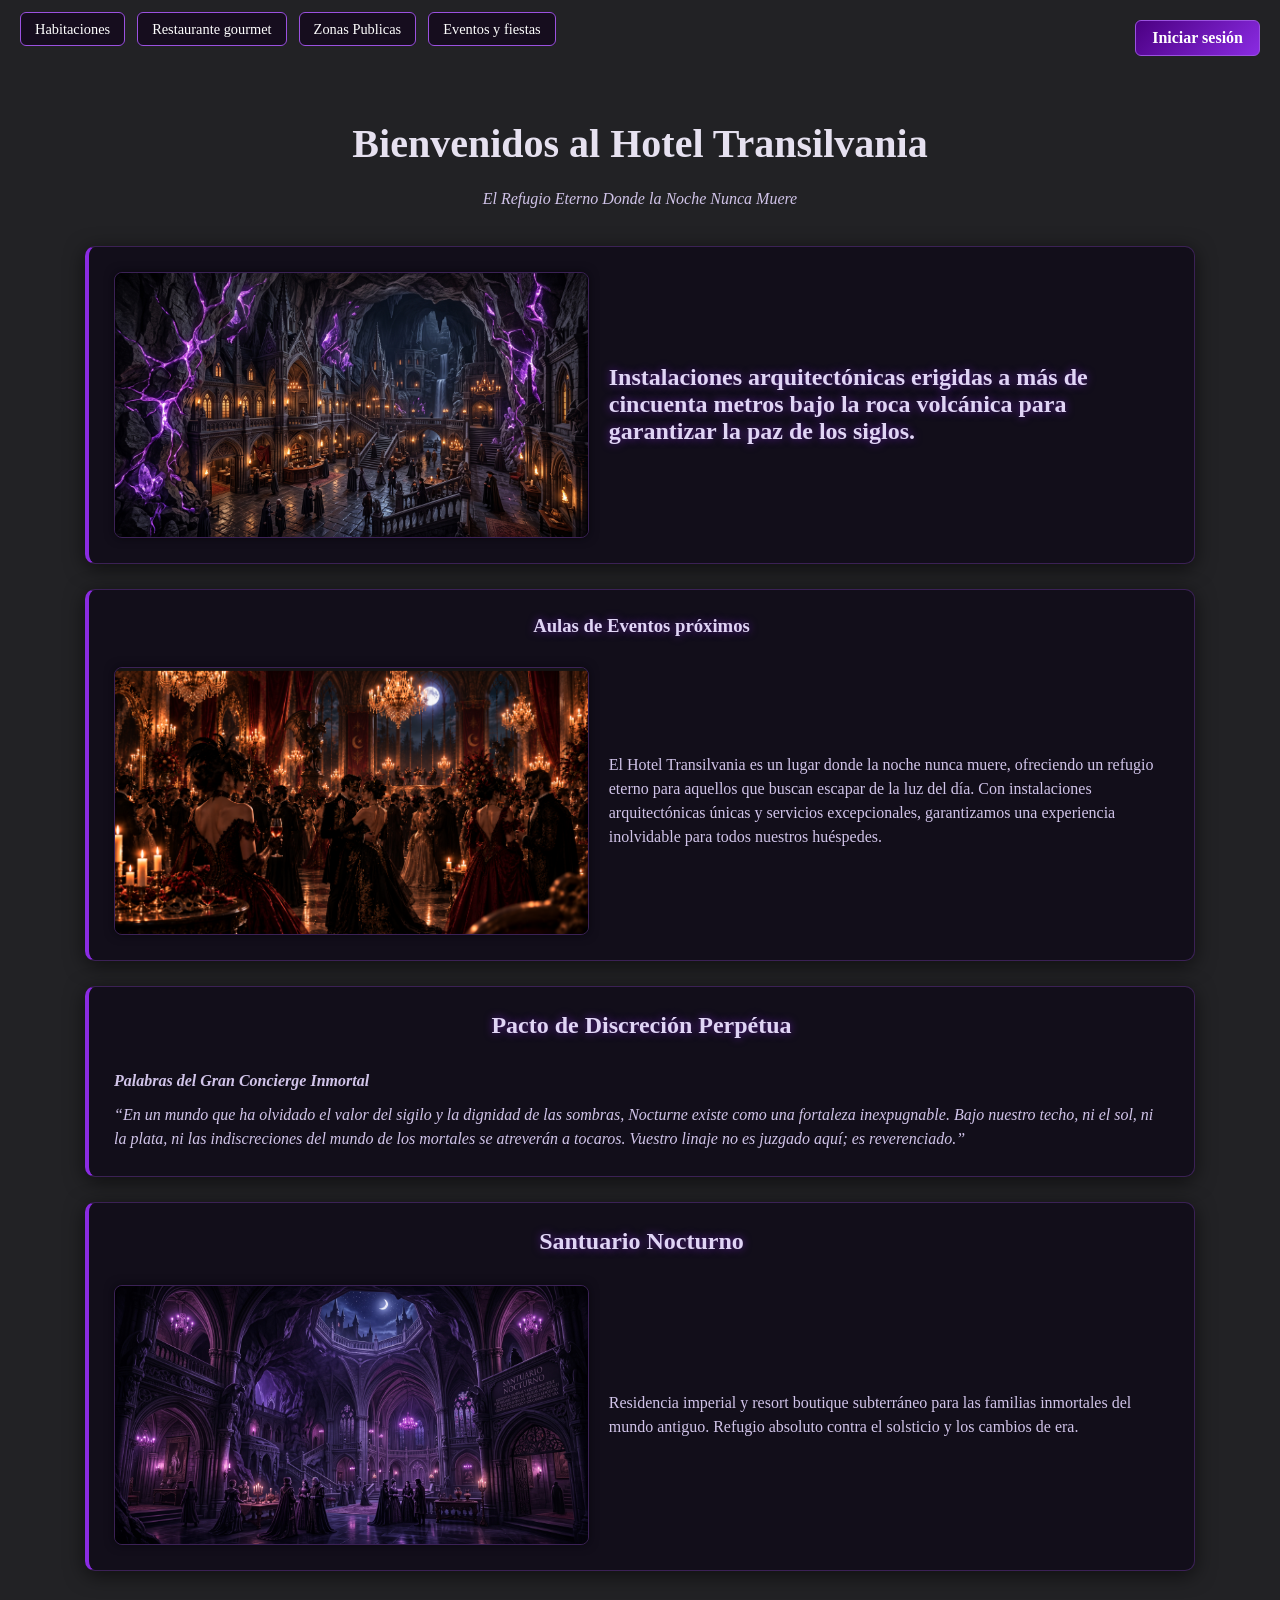
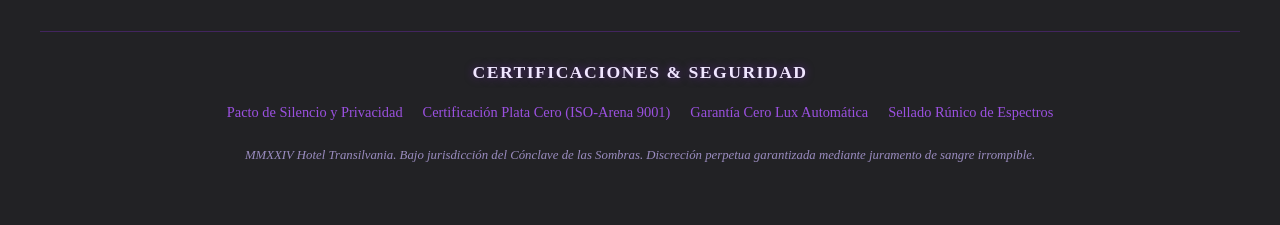
<file: index.html>
<!DOCTYPE html>
<html lang="es">
<head>
    <meta charset="UTF-8">
    <meta name="viewport" content="width=device-width, initial-scale=1.0">
    <title>Hotel Transilvania</title>
    
    <link rel="stylesheet" href="./css/style.css"> 
</head>
<body>

    <!-- Cabecera estática con navegación superior -->
    <header>
        <a href="/paginas/Autenticacion/LoginAccesoAlSantuario.html" class="btn-login">Iniciar sesión</a>
        <nav>
            <ul>
                <li><a href="/paginas/Categorias Residenciales/Habitaciones.html">Habitaciones</a></li>
                <li><a href="/paginas/Categorias Residenciales/Restaurante.html">Restaurante gourmet</a></li>
                <li><a href="/paginas/Categorias Residenciales/ZonaPublica.html">Zonas Publicas</a></li>
                <li><a href="/paginas/Categorias Residenciales/EventosInternos.html">Eventos y fiestas</a></li>
            </ul>
        </nav>
    </header>

    <!-- Contenedor central  -->
    <main>
        <h1 class="tituloUno">Bienvenidos al Hotel Transilvania</h1>
        <p class="subtitulo">El Refugio Eterno Donde la Noche Nunca Muere</p>
        
        <section class="tarjeta-instalaciones">
            <div class="contenido-instalaciones">
                <img src="/Imagenes/instalaciones.jpg" alt="Instalaciones subterráneas Hotel Transilvania">
                <h2>Instalaciones arquitectónicas erigidas a más de cincuenta metros bajo la roca volcánica para garantizar la paz de los siglos.</h2>
            </div>
        </section>

        <section class="tarjeta-evento">
            <h3>Aulas de Eventos próximos</h3>
            <div class="contenido-evento">
                <img src="/Imagenes/evento_principal.png" alt="Imagen del Hotel Transilvania">
                <p>El Hotel Transilvania es un lugar donde la noche nunca muere, ofreciendo un refugio eterno para aquellos que buscan escapar de la luz del día. Con instalaciones arquitectónicas únicas y servicios excepcionales, garantizamos una experiencia inolvidable para todos nuestros huéspedes.</p>
            </div>
        </section>

        <section class="tarjeta-pacto">
            <h2>Pacto de Discreción Perpétua</h2>
            <p><strong>Palabras del Gran Concierge Inmortal</strong></p>
            <p>“En un mundo que ha olvidado el valor del sigilo y la dignidad de las sombras, Nocturne existe como una fortaleza inexpugnable. Bajo nuestro techo, ni el sol, ni la plata, ni las indiscreciones del mundo de los mortales se atreverán a tocaros. Vuestro linaje no es juzgado aquí; es reverenciado.”</p>
        </section>

        <section class="santuario-nocturno">            
            <h2>Santuario Nocturno</h2>
            <div class="contenido-santuario">
                <img src="/Imagenes/santuario.jpg" alt="Imagen del Santuario Nocturno">
                <p>Residencia imperial y resort boutique subterráneo para las familias inmortales del mundo antiguo. Refugio absoluto contra el solsticio y los cambios de era.</p>
            </div> 
        </section>
        
    </main>
    
    <!-- Pie de página -->
    <footer>
        <article>
            <h3>CERTIFICACIONES & SEGURIDAD</h3>
            <ul>
                <li><a href="/paginas/Credenciales Seguridad/PactoSilencioPrivacidad.html">Pacto de Silencio y Privacidad</a></li>
                <li><a href="/paginas/Credenciales Seguridad/CertificadoPlataCero.html">Certificación Plata Cero (ISO-Arena 9001)</a></li>
                <li><a href="/paginas/Credenciales Seguridad/GarantiaCeroLuxAutomatica.html">Garantía Cero Lux Automática</a></li>
                <li><a href="/paginas/Credenciales Seguridad/SelladoRunicoEspectros.html">Sellado Rúnico de Espectros</a></li>
            </ul>
        </article>

        <p>MMXXIV Hotel Transilvania. Bajo jurisdicción del Cónclave de las Sombras. Discreción perpetua garantizada mediante juramento de sangre irrompible.</p>
    </footer>

</body>
</html>
</file>
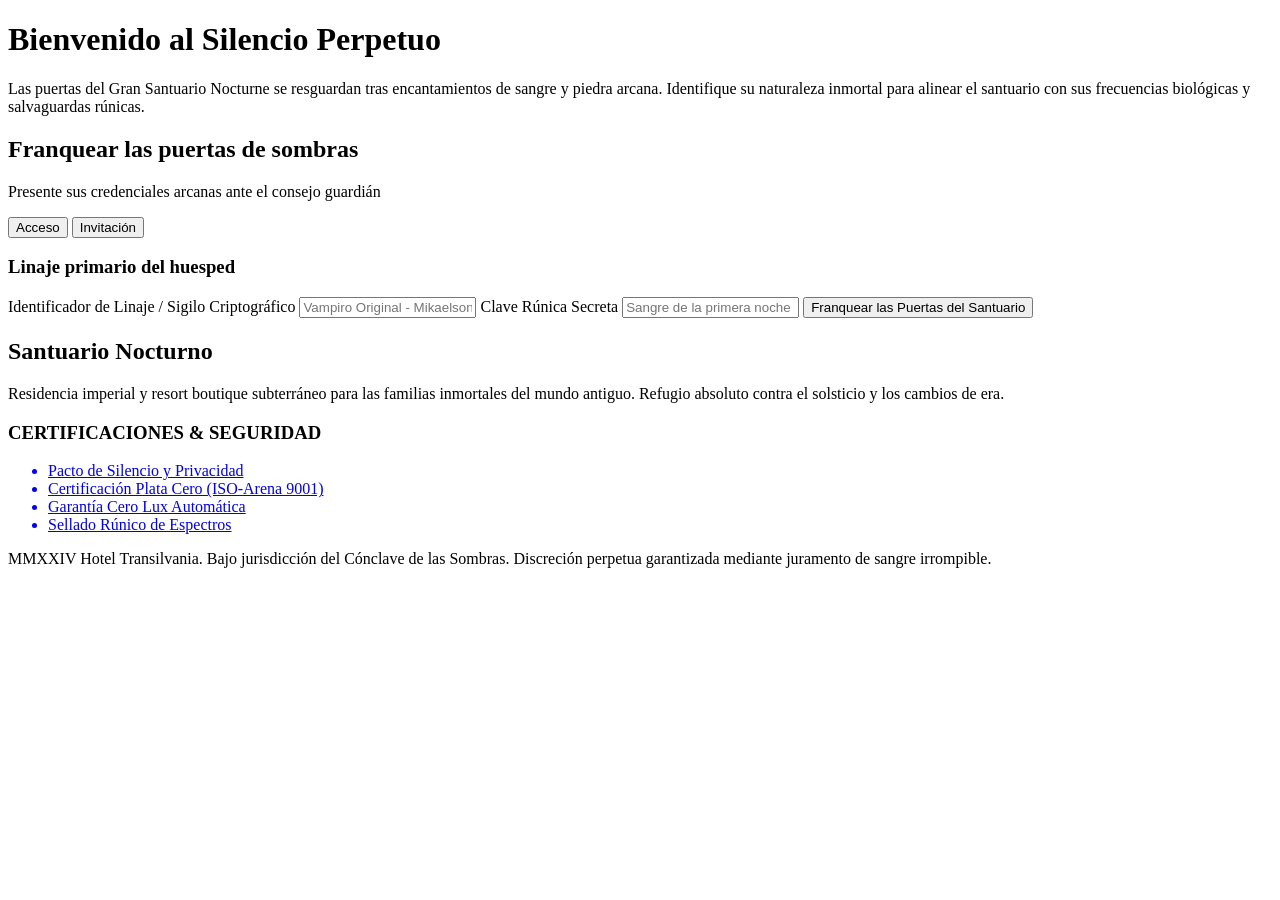
<file: paginas/Autenticacion/Login.html>
<!DOCTYPE html>
<html lang="es">
<head>
    <meta charset="UTF-8">
    <meta name="viewport" content="width=device-width, initial-scale=1.0">
    <title>Login</title>
</head>
<body>
    <h1>Bienvenido al Silencio Perpetuo</h1>

    <p>Las puertas del Gran Santuario Nocturne se resguardan tras encantamientos de sangre y piedra arcana. 
        Identifique su naturaleza inmortal para alinear el santuario con sus frecuencias biológicas y salvaguardas rúnicas.</p>

    <aside>

        <!-- Titulo de presentacion -->
        
        <h2>Franquear las puertas de sombras</h2>
        <p>Presente sus credenciales arcanas ante el consejo guardián</p>

        <!-- Botones de acceso -->

        <button type="button">Acceso</button>
        <button type="button">Invitación</button>

        <!-- Interacciones de empleando el input -->

        <h3>Linaje primario del huesped</h3>
        <form action="/paginas/Autenticacion/Login.html">
            
            <label for="usuario">Identificador de Linaje / Sigilo Criptográfico</label>
            <input type="text" placeholder="Vampiro Original - Mikaelson">

            <label for="contrasena">Clave Rúnica Secreta</label>
            <input type="text" placeholder="Sangre de la primera noche">

        <button type="submit">Franquear las Puertas del Santuario</button>
    </aside>


<!--Footer -->

    <footer>
        <article>
            <h2>Santuario Nocturno</h2>

                <p>Residencia imperial y resort boutique subterráneo para las familias inmortales del mundo antiguo. 
            Refugio absoluto contra el solsticio y los cambios de era.</p>
        </article>
        
        <article>
            <h3>CERTIFICACIONES & SEGURIDAD</h3>

        <ul>
            <a href="/paginas/Credenciales Seguridad/PactoSilencioPrivacidad.html"><li>Pacto de Silencio y Privacidad</li></a>
            <a href="/paginas/Credenciales Seguridad/CertificadoPlataCero.html"><li>Certificación Plata Cero (ISO-Arena 9001)</li></a>
            <a href="/paginas/Credenciales Seguridad/GarantiaCeroLuxAutomatica.html"><li>Garantía Cero Lux Automática</li></a>
            <a href="/paginas/Credenciales Seguridad/SelladoRunicoEspectros.html"><li>Sellado Rúnico de Espectros</li></a>
        </ul>

        </article>

        <p>
        MMXXIV Hotel Transilvania.
        Bajo jurisdicción del Cónclave de las Sombras.
        Discreción perpetua garantizada mediante juramento de sangre irrompible.
    </p>

    </footer>

</body>
</html>
</file>
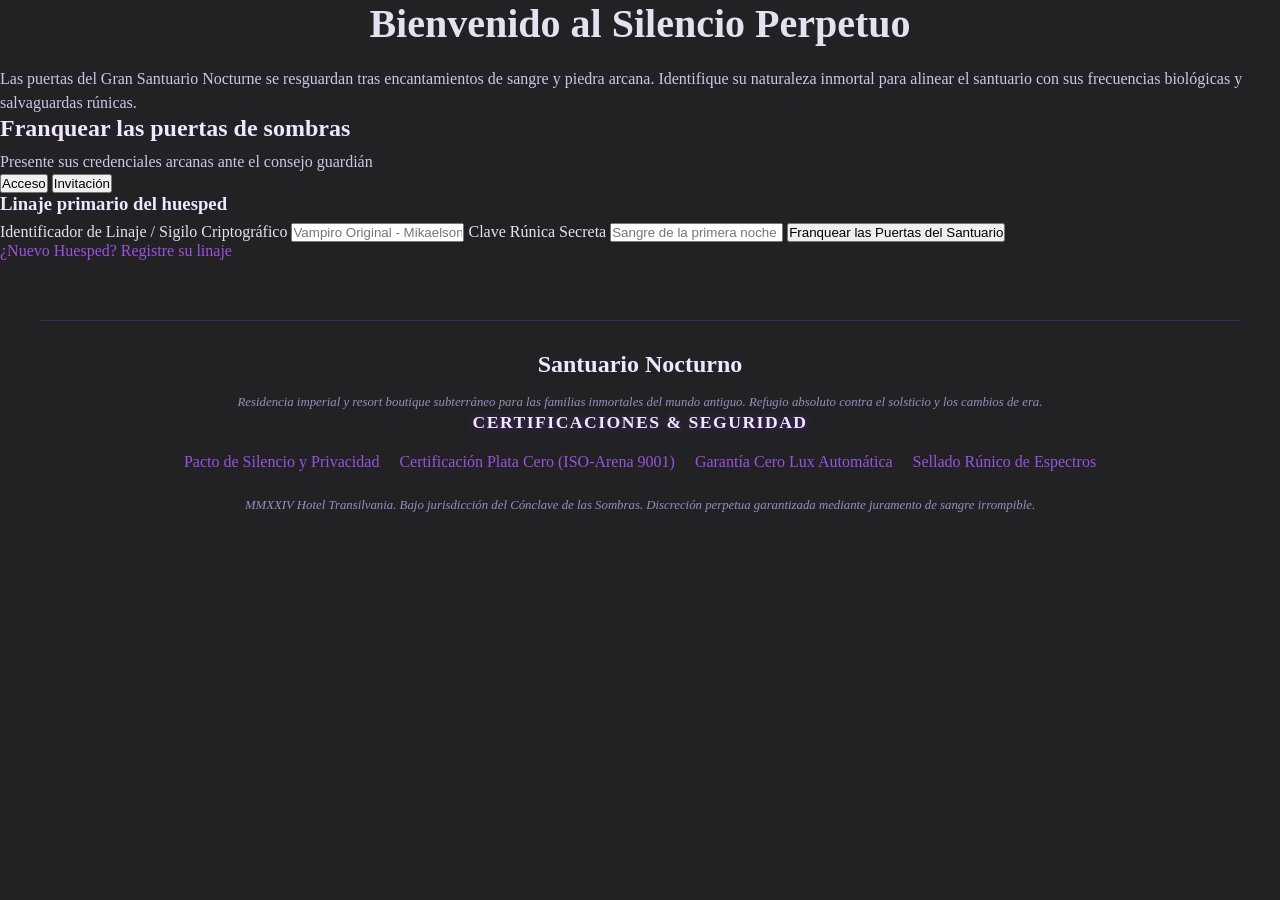
<file: paginas/Autenticacion/LoginAccesoAlSantuario.html>
<!DOCTYPE html>
<html lang="es">
<head>
    <meta charset="UTF-8">
    <meta name="viewport" content="width=device-width, initial-scale=1.0">
    <title>Login</title>
    <link rel="stylesheet" href="../../css/style.css">
</head>
<body>
    <h1 class="tituloUno">Bienvenido al Silencio Perpetuo</h1>

    <p>Las puertas del Gran Santuario Nocturne se resguardan tras encantamientos de sangre y piedra arcana. 
        Identifique su naturaleza inmortal para alinear el santuario con sus frecuencias biológicas y salvaguardas rúnicas.</p>

    <aside class="titulo-presentacion-login">

        <!-- Titulo de presentacion -->
        
        <h2>Franquear las puertas de sombras</h2>
        <p>Presente sus credenciales arcanas ante el consejo guardián</p>

        <!-- Botones de acceso -->

        <button type="button">Acceso</button>
        <button type="button">Invitación</button>

        <!-- Interacciones de empleando el input -->

        

        <section id="Login" class="formulario-login">
            <h3>Linaje primario del huesped</h3>

                <form action="../../index.html" id="formularioLogin">
            
                <label for="usuario">Identificador de Linaje / Sigilo Criptográfico</label>
                <input type="text" id="usuario" placeholder="Vampiro Original - Mikaelson">

                <label for="contrasena">Clave Rúnica Secreta</label>
                <input type="password" id="contrasena" placeholder="Sangre de la primera noche">

                
                <button type="submit">Franquear las Puertas del Santuario</button>

                <p id="mensajeLogin"></p>
                </form>

        </section>

        <a href="/paginas/Autenticacion/RegistroNuevoHuesped.html">¿Nuevo Huesped? Registre su linaje</a>
        
    </aside>


<!--Footer -->

    <footer>
        <article>
            <h2>Santuario Nocturno</h2>

                <p>Residencia imperial y resort boutique subterráneo para las familias inmortales del mundo antiguo. 
            Refugio absoluto contra el solsticio y los cambios de era.</p>
        </article>
        
        <article>
            <h3>CERTIFICACIONES & SEGURIDAD</h3>

        <ul>
            <a href="/paginas/Credenciales Seguridad/PactoSilencioPrivacidad.html"><li>Pacto de Silencio y Privacidad</li></a>
            <a href="/paginas/Credenciales Seguridad/CertificadoPlataCero.html"><li>Certificación Plata Cero (ISO-Arena 9001)</li></a>
            <a href="/paginas/Credenciales Seguridad/GarantiaCeroLuxAutomatica.html"><li>Garantía Cero Lux Automática</li></a>
            <a href="/paginas/Credenciales Seguridad/SelladoRunicoEspectros.html"><li>Sellado Rúnico de Espectros</li></a>
        </ul>

        </article>

        <p>
        MMXXIV Hotel Transilvania.
        Bajo jurisdicción del Cónclave de las Sombras.
        Discreción perpetua garantizada mediante juramento de sangre irrompible.
    </p>

    </footer>
<script src="../../JavaScript/funcionalidades.js"></script>
</body>
</html>
</file>
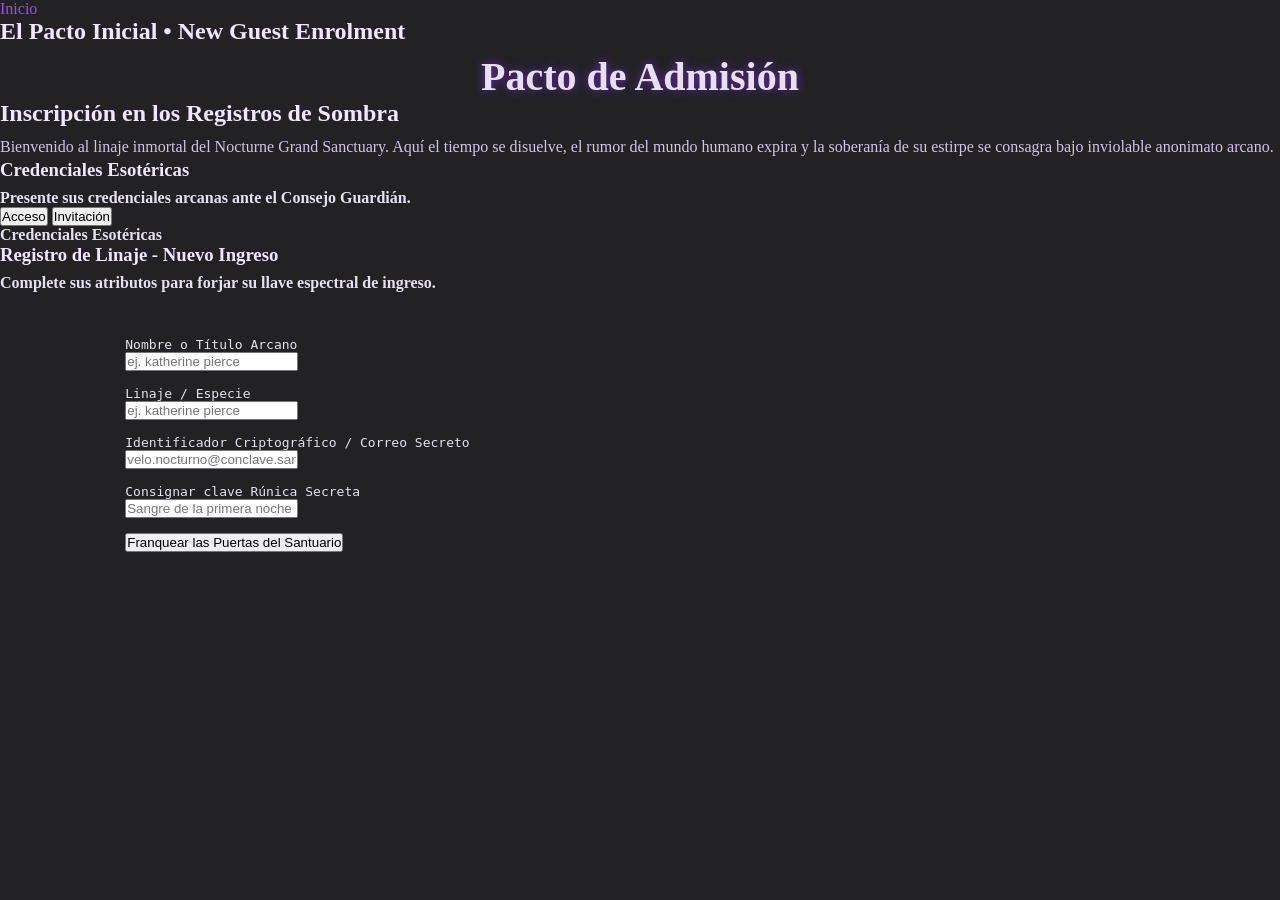
<file: paginas/Autenticacion/RegistroNuevoHuesped.html>
<!DOCTYPE html>
<html lang="es">
<head>
    <meta charset="UTF-8">
    <meta name="viewport" content="width=device-width, initial-scale=1.0">
    <title>Resgistro de Nuevo Huesped - Hotel Transilvania</title>
    <link rel="stylesheet" href="../../css/style.css">
</head>
<body>

    <nav>
        <a href="../../index.html">Inicio</a>
    </nav>

    <h2>El Pacto Inicial • New Guest Enrolment</h2>

    <h1>Pacto de Admisión</h1>

    <h2>Inscripción en los Registros de Sombra</h2>

    <p>Bienvenido al linaje inmortal del Nocturne Grand Sanctuary. Aquí el tiempo se disuelve, 
        el rumor del mundo humano expira y la soberanía de su estirpe se consagra bajo inviolable anonimato arcano.</p>

    <aside>
        <h3>Credenciales Esotéricas</h3>

        <h4>Presente sus credenciales arcanas ante el Consejo Guardián.</h4>

        <button type="button">Acceso</button>
        <button type="button">Invitación</button>

        <section>
            <h4>Credenciales Esotéricas</h4>

            <h3>Registro de Linaje - Nuevo Ingreso</h3>

            <h4>Complete sus atributos para forjar su llave espectral de ingreso.</h4>

            <pre>
                <form action="../../index.html">
            
                <label for="usuario">Nombre o Título Arcano</label>
                <input type="text" placeholder="ej. katherine pierce">

                <label for="linaje">Linaje / Especie</label>
                <input type="text" placeholder="ej. katherine pierce">

                <label for="correo">Identificador Criptográfico / Correo Secreto</label>
                <input type="text" placeholder="velo.nocturno@conclave.sanctuary">

                <label for="contrasena">Consignar clave Rúnica Secreta</label>
                <input type="text" placeholder="Sangre de la primera noche">

                <button  type="submit">Franquear las Puertas del Santuario</button>

            </pre>
        </section>

    </aside>
</body>
</html>
</file>
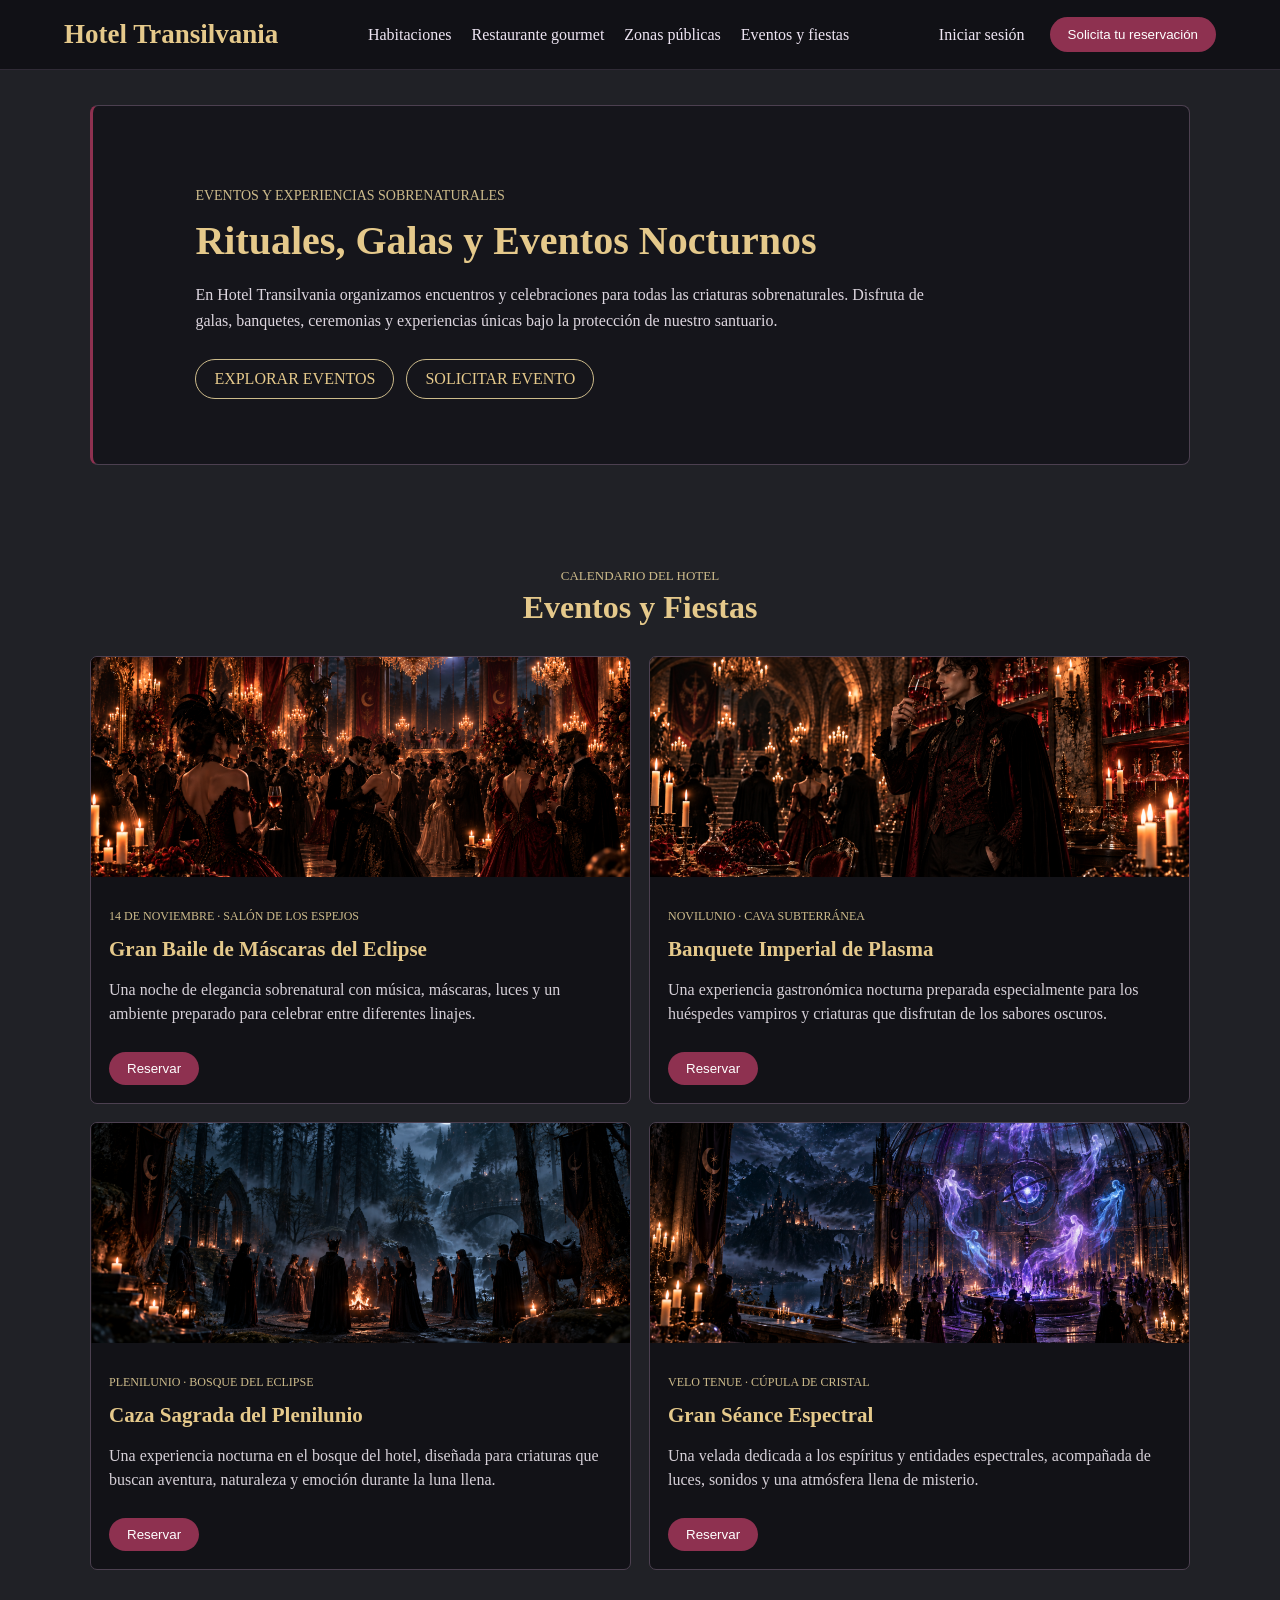
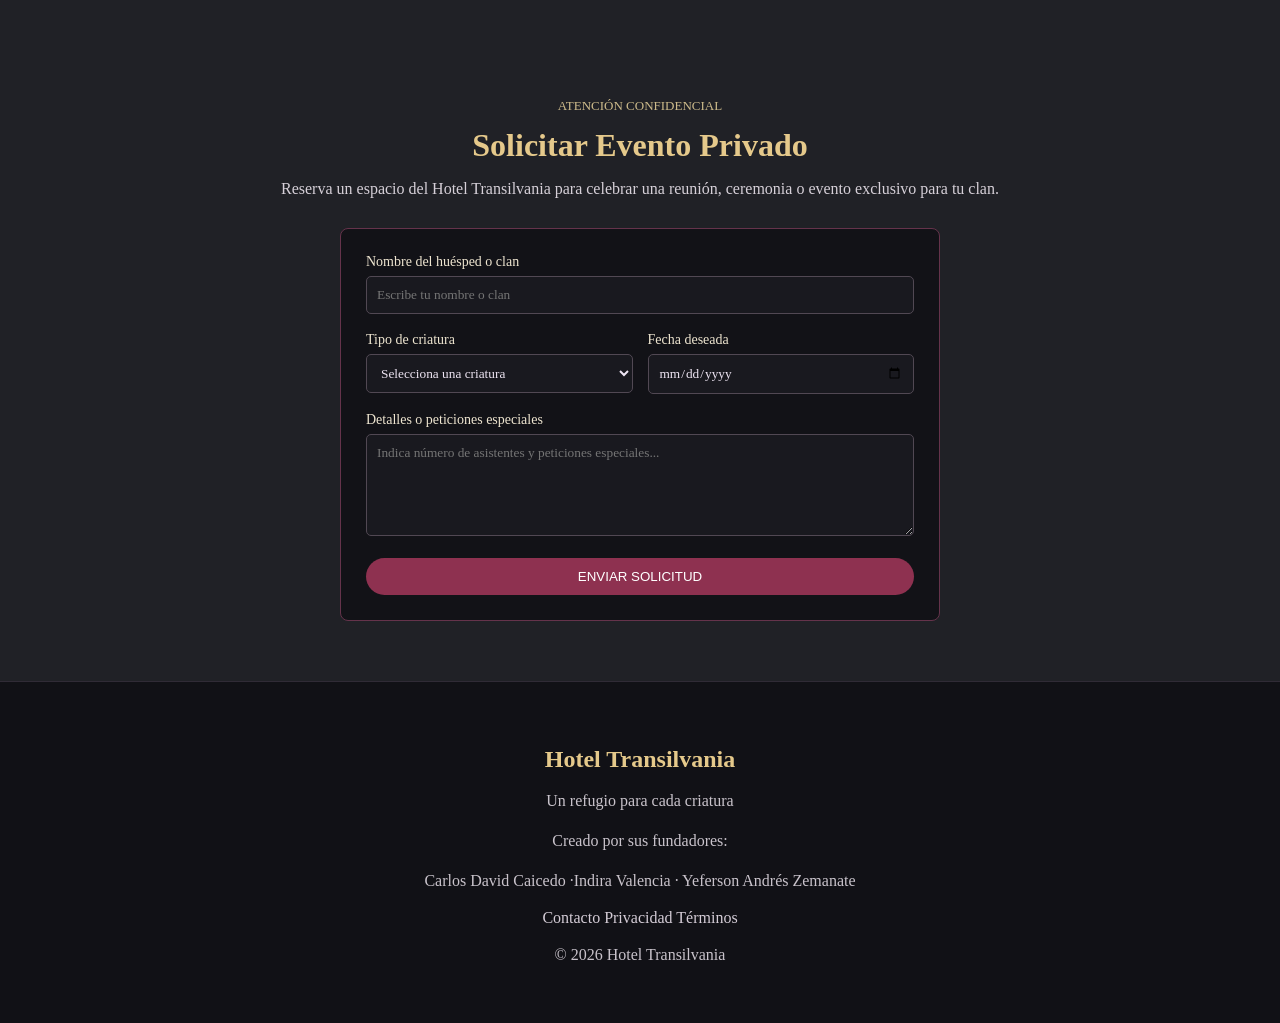
<file: paginas/Categorias Residenciales/EventosInternos.html>
<!DOCTYPE html>
<html lang="es">

<head>
    <meta charset="UTF-8">
    <meta name="viewport" content="width=device-width, initial-scale=1.0">

    <title>Eventos | Hotel Transilvania</title>


<link rel="stylesheet" href="../../css/eventos.css">
</head>

<body>

<header class="header-eventos">

    <h1>Hotel Transilvania</h1>

    <nav>
        <ul>
            <li>
                <a href="Habitaciones.html">Habitaciones</a>
            </li>

            <li>
                <a href="Restaurante.html">Restaurante gourmet</a>
            </li>

            <li>
                <a href="ZonaPublica.html">Zonas públicas</a>
            </li>

            <li>
                <a href="EventosInternos.html">Eventos y fiestas</a>
            </li>
        </ul>
    </nav>

    <a href="../Autenticacion/LoginAccesoAlSantuario.html">
        Iniciar sesión
    </a>

    <button type="button">
        Solicita tu reservación
    </button>

</header>
    <main>

        <!-- esta es la presentación de los eventos -->
        <section class="hero-eventos">

            <p>EVENTOS Y EXPERIENCIAS SOBRENATURALES</p>

            <h2>Rituales, Galas y Eventos Nocturnos</h2>

            <p>
                En Hotel Transilvania organizamos encuentros y celebraciones
                para todas las criaturas sobrenaturales. Disfruta de galas,
                banquetes, ceremonias y experiencias únicas bajo la protección
                de nuestro santuario.
            </p>

            <div class="botones-hero">

                <a href="#eventos">
                    EXPLORAR EVENTOS
                </a>

                <a href="#evento-privado">
                    SOLICITAR EVENTO
                </a>

            </div>

        </section>


        <!-- sección de eventos disponibles -->
        <section id="eventos" class="seccion-eventos">

            <div class="titulo-eventos">

                <p>CALENDARIO DEL HOTEL</p>

                <h2>Eventos y Fiestas</h2>

            </div>


            <div class="grid-eventos">


                <!-- Gran Baile de Máscaras -->
                <article class="tarjeta-evento">

                    <img src="../../Imagenes/evento_principal.png"
                        alt="Gran Baile de Máscaras del Eclipse">

                    <div class="contenido-evento">

                        <p>
                            14 DE NOVIEMBRE · SALÓN DE LOS ESPEJOS
                        </p>

                        <h3>
                            Gran Baile de Máscaras del Eclipse
                        </h3>

                        <p>
                            Una noche de elegancia sobrenatural con música,
                            máscaras, luces y un ambiente preparado para
                            celebrar entre diferentes linajes.
                        </p>

                        <button type="button">
                            Reservar
                        </button>

                    </div>

                </article>


                <!-- Banquete de Plasma -->
                <article class="tarjeta-evento">

                    <img src="../../Imagenes/evento_plasma.png"
                        alt="Banquete de Plasma">

                    <div class="contenido-evento">

                        <p>
                            NOVILUNIO · CAVA SUBTERRÁNEA
                        </p>

                        <h3>
                            Banquete Imperial de Plasma
                        </h3>

                        <p>
                            Una experiencia gastronómica nocturna preparada
                            especialmente para los huéspedes vampiros y
                            criaturas que disfrutan de los sabores oscuros.
                        </p>

                        <button type="button">
                            Reservar
                        </button>

                    </div>

                </article>


                <!-- Caza del Plenilunio -->
                <article class="tarjeta-evento">

                    <img src="../../Imagenes/evento_caza.png"
                        alt="Caza Sagrada del Plenilunio">

                    <div class="contenido-evento">

                        <p>
                            PLENILUNIO · BOSQUE DEL ECLIPSE
                        </p>

                        <h3>
                            Caza Sagrada del Plenilunio
                        </h3>

                        <p>
                            Una experiencia nocturna en el bosque del hotel,
                            diseñada para criaturas que buscan aventura,
                            naturaleza y emoción durante la luna llena.
                        </p>

                        <button type="button">
                            Reservar
                        </button>

                    </div>

                </article>


                <!-- Séance Espectral -->
                <article class="tarjeta-evento">

                    <img src="../../Imagenes/evento_espectral.png"
                        alt="Gran Séance y Resonancia Espectral">

                    <div class="contenido-evento">

                        <p>
                            VELO TENUE · CÚPULA DE CRISTAL
                        </p>

                        <h3>
                            Gran Séance Espectral
                        </h3>

                        <p>
                            Una velada dedicada a los espíritus y entidades
                            espectrales, acompañada de luces, sonidos y una
                            atmósfera llena de misterio.
                        </p>

                        <button type="button">
                            Reservar
                        </button>

                    </div>

                </article>


            </div>

        </section>


        <!-- solicitud de evento privado -->
        <section id="evento-privado" class="evento-privado">

            <p>ATENCIÓN CONFIDENCIAL</p>

            <h2>Solicitar Evento Privado</h2>

            <p>
                Reserva un espacio del Hotel Transilvania para celebrar
                una reunión, ceremonia o evento exclusivo para tu clan.
            </p>


            <form>

                <div class="campo-formulario">

                    <label for="nombre">
                        Nombre del huésped o clan
                    </label>

                    <input type="text"
                        id="nombre"
                        name="nombre"
                        placeholder="Escribe tu nombre o clan"
                        required>

                </div>


                <div class="fila-formulario">


                    <div class="campo-formulario">

                        <label for="especie">
                            Tipo de criatura
                        </label>

                        <select id="especie"
                                name="especie"
                                required>

                            <option value="">
                                Selecciona una criatura
                            </option>

                            <option value="vampiro">
                                Vampiro
                            </option>

                            <option value="espectro">
                                Espectro
                            </option>

                            <option value="licantropo">
                                Hombre lobo
                            </option>

                            <option value="sirena">
                                Sirena
                            </option>

                            <option value="bruja">
                                Bruja
                            </option>

                            <option value="alquimista">
                                Alquimista
                            </option>

                            <option value="otro">
                                Otro
                            </option>

                        </select>

                    </div>


                    <div class="campo-formulario">

                        <label for="fecha">
                            Fecha deseada
                        </label>

                        <input type="date"
                            id="fecha"
                            name="fecha"
                            required>

                    </div>


                </div>


                <div class="campo-formulario">

                    <label for="detalles">
                        Detalles o peticiones especiales
                    </label>

                    <textarea id="detalles"
                            name="detalles"
                            rows="5"
                            placeholder="Indica número de asistentes y peticiones especiales..."
                            required></textarea>

                </div>


                <button type="submit">
                    ENVIAR SOLICITUD
                </button>

            </form>

        </section>

    </main>


    <!-- pie de página -->
    <footer>

    <h3>Hotel Transilvania</h3>

    <p>Un refugio para cada criatura</p>

    <p>Creado por sus fundadores:</p>

    <p> Carlos David Caicedo ·Indira Valencia · Yeferson Andrés Zemanate </p>

    <nav>
        <a href="#">Contacto</a>
        <a href="#">Privacidad</a>
        <a href="#">Términos</a>
    </nav>

    <p>© 2026 Hotel Transilvania</p>

</footer>

</body>

</html>
</file>
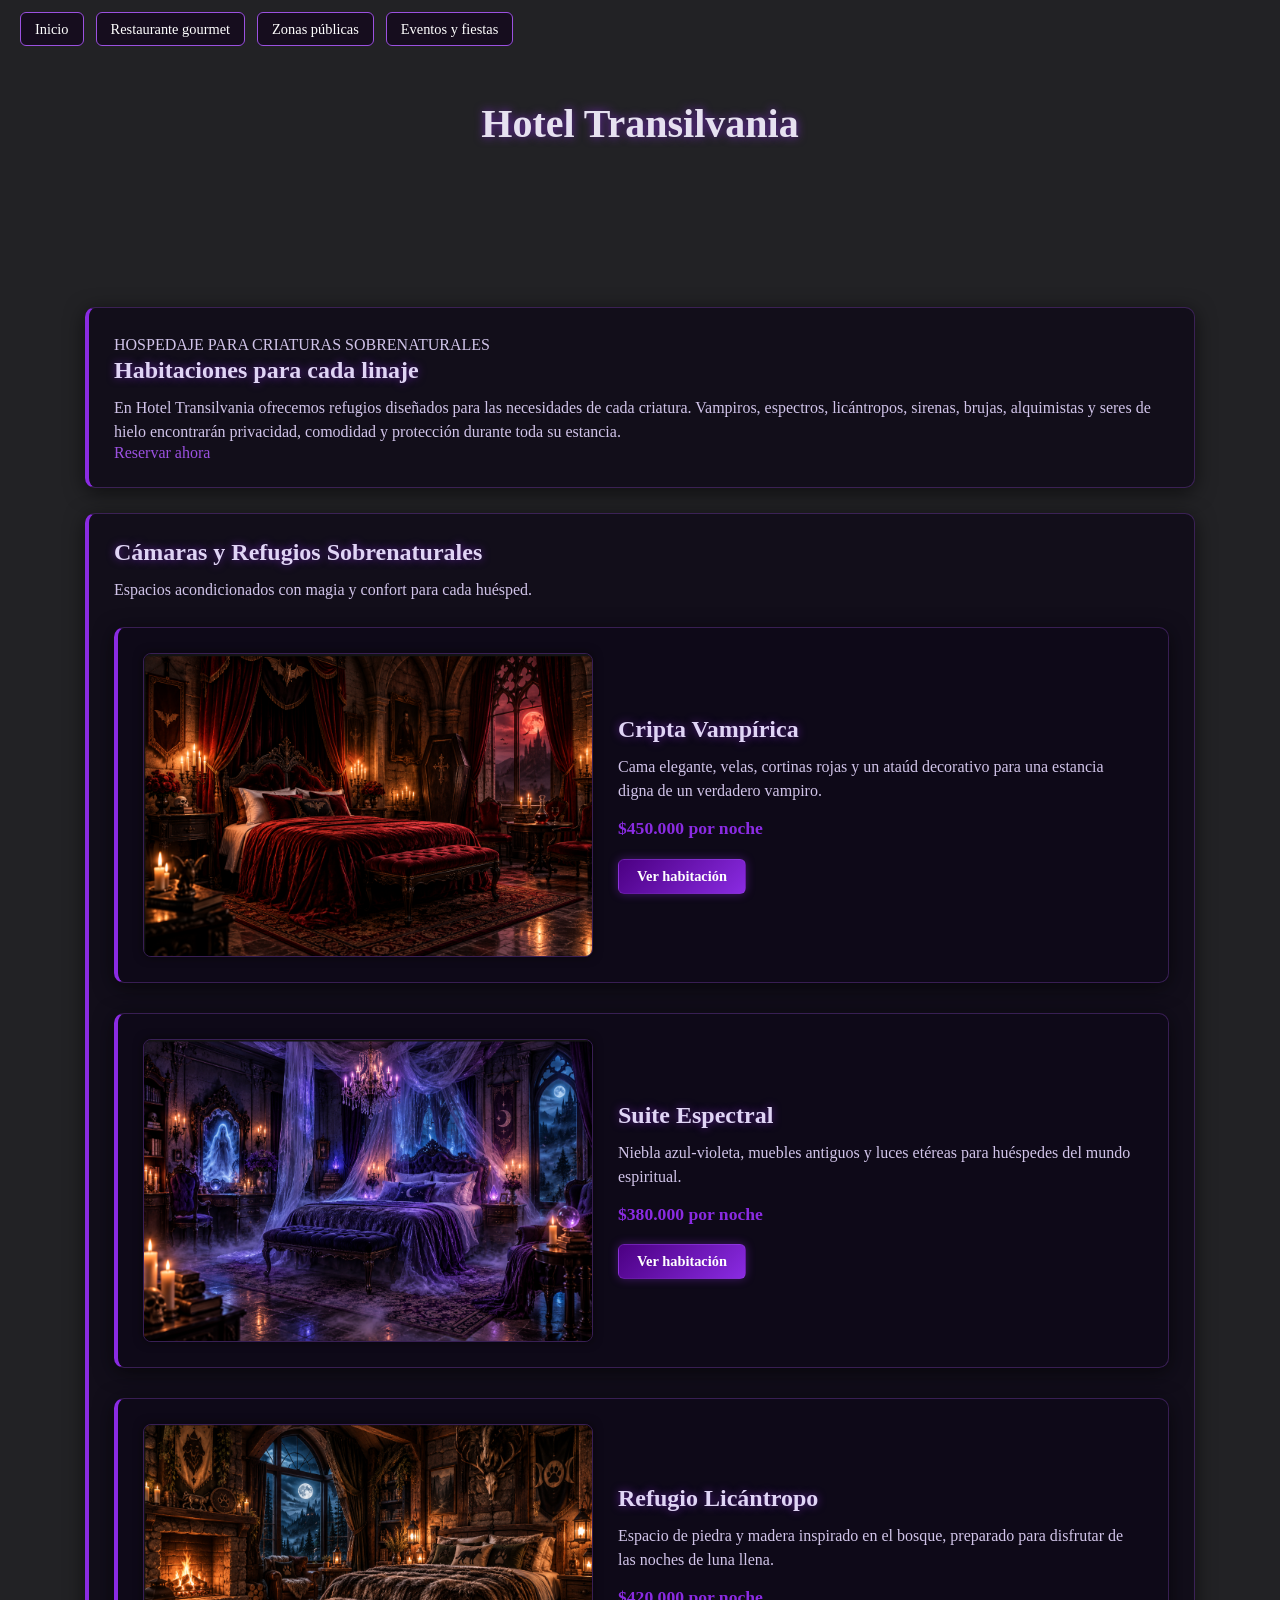
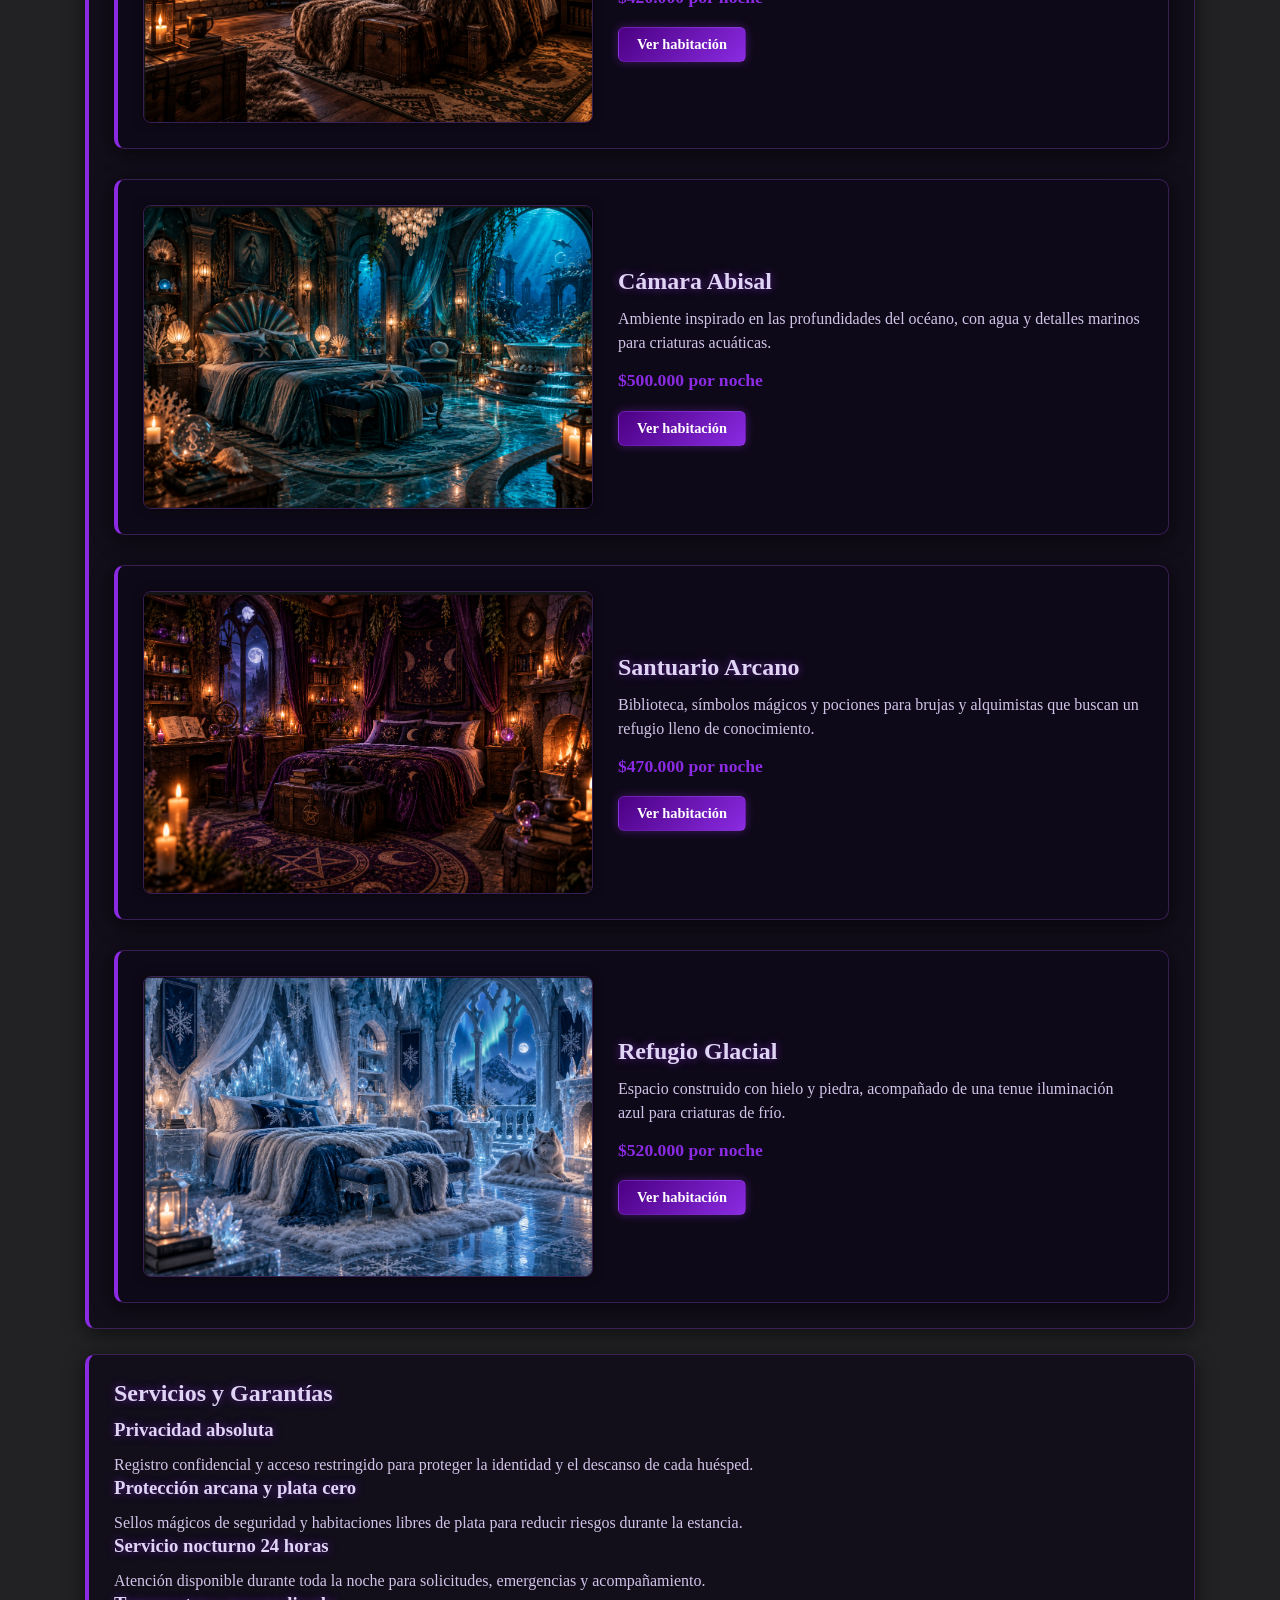
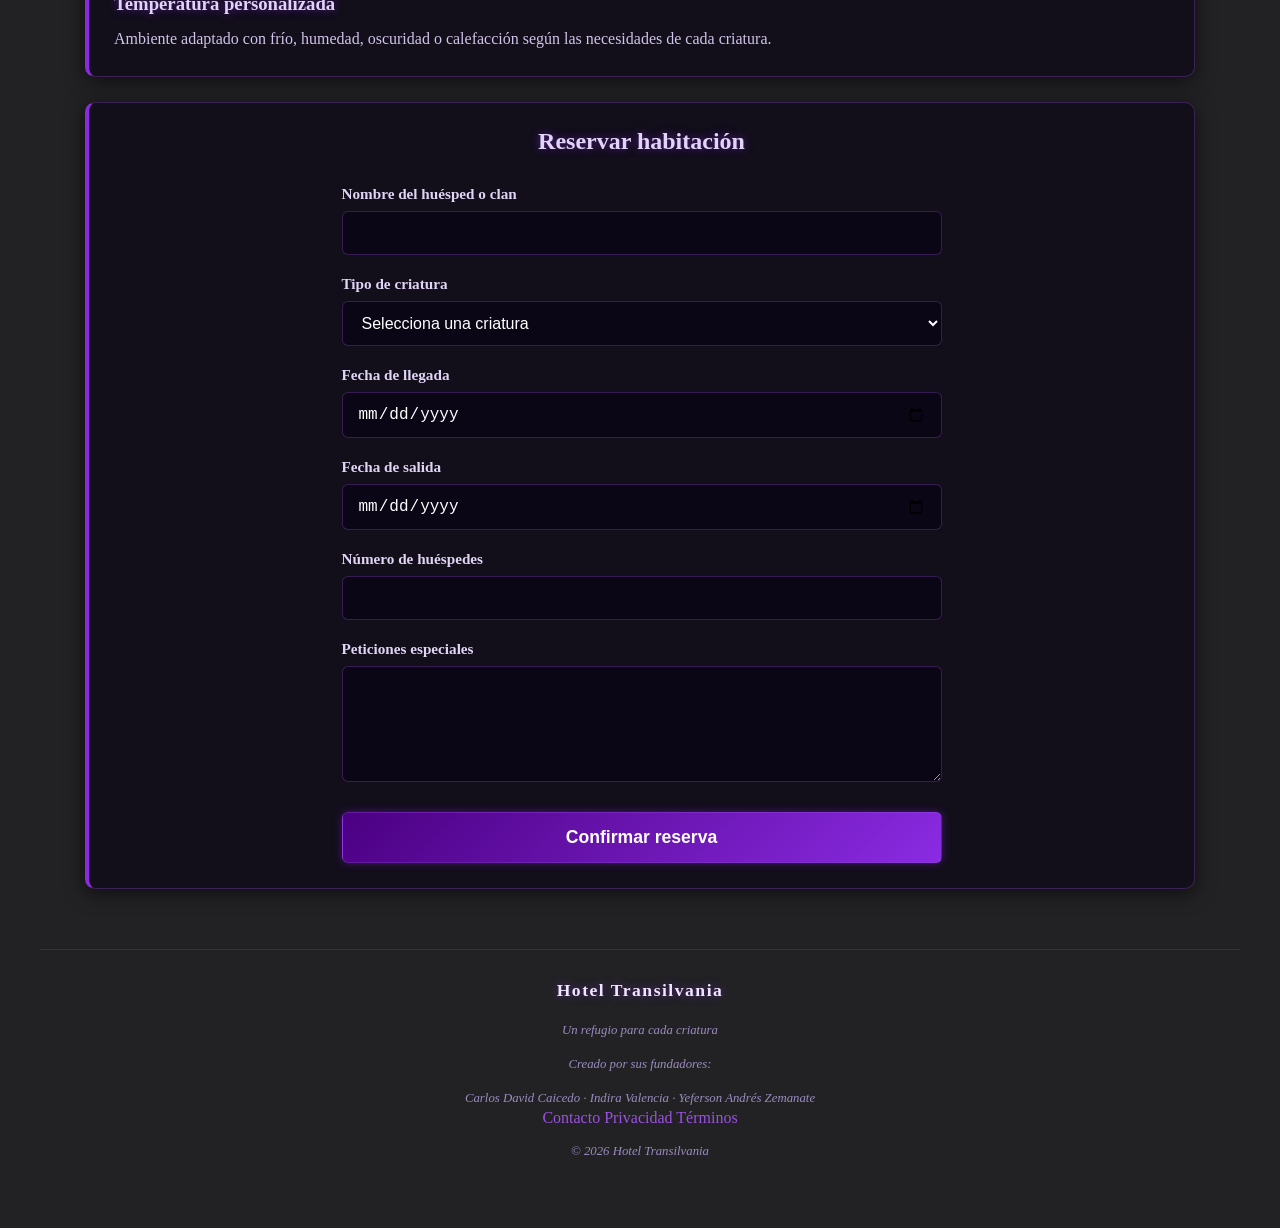
<file: paginas/Categorias Residenciales/Habitaciones.html>
<!DOCTYPE html>
<html lang="es">

<head>
    <meta charset="UTF-8">
    <meta name="viewport" content="width=device-width, initial-scale=1.0">

    <title>Habitaciones | Hotel Transilvania</title>

    <link rel="stylesheet" href="../../css/style.css">
</head>

<body>

    <!-- Navegación principal -->
    <header class="encabezado-principal">

        <h1>Hotel Transilvania</h1>

        <nav>
            <ul>
                <li> <a href="../../index.html">Inicio</a> </li>
                <li> <a href="Restaurante.html">Restaurante gourmet</a> </li>
                <li> <a href="ZonaPublica.html">Zonas públicas</a> </li>
                <li> <a href="EventosInternos.html">Eventos y fiestas</a> </li>
            </ul>
        </nav>

    </header>

    <main class="main-habitaciones">

        <!-- Presentación de las habitaciones -->
        <section class="presentacion-habitaciones">

            <p>HOSPEDAJE PARA CRIATURAS SOBRENATURALES</p>

            <h2>Habitaciones para cada linaje</h2>

            <p>
                En Hotel Transilvania ofrecemos refugios diseñados para
                las necesidades de cada criatura. Vampiros, espectros,
                licántropos, sirenas, brujas, alquimistas y seres de hielo
                encontrarán privacidad, comodidad y protección durante
                toda su estancia.
            </p>

            <div class="botones-presentacion">

                <a class="boton-reservar" href="#reserva"> Reservar ahora </a>

            </div>

        </section>


        <!-- Sección habitaciones disponibles -->
        <section id="habitaciones" class="seccion-habitaciones">

            <h2>Cámaras y Refugios Sobrenaturales</h2>

            <p> Espacios acondicionados con magia y confort para cada huésped. </p>

            <div class="contenedor-habitaciones">

                <!-- 1. Habitación para vampiros -->
                <article class="tarjeta-habitacion">
                    <img src="../../Imagenes/habitacion_vampirica.png" alt="Cripta Vampírica">

                    <div class="info-habitacion">
                        <h3>Cripta Vampírica</h3>
                        <p>
                            Cama elegante, velas, cortinas rojas y un ataúd
                            decorativo para una estancia digna de un verdadero vampiro.
                        </p>
                        <p class="precio-habitacion">
                            $450.000 por noche
                        </p>
                        <a class="boton-ver-habitacion" href="#reserva">
                            Ver habitación
                        </a>
                    </div>
                </article>


                <!-- 2. Habitación para fantasmas -->
                <article class="tarjeta-habitacion">
                    <img src="../../Imagenes/habitacion_espectral.png" alt="Suite Espectral">

                    <div class="info-habitacion">
                        <h3>Suite Espectral</h3>
                        <p>
                            Niebla azul-violeta, muebles antiguos y luces etéreas
                            para huéspedes del mundo espiritual.
                        </p>
                        <p class="precio-habitacion">
                            $380.000 por noche
                        </p>
                        <a class="boton-ver-habitacion" href="#reserva">
                            Ver habitación
                        </a>
                    </div>
                </article>


                <!-- 3. Habitación para hombres lobo -->
                <article class="tarjeta-habitacion">
                    <img src="../../Imagenes/habitacion_hombre_lobo.png" alt="Refugio para hombres lobo">

                    <div class="info-habitacion">
                        <h3>Refugio Licántropo</h3>
                        <p>
                            Espacio de piedra y madera inspirado en el bosque,
                            preparado para disfrutar de las noches de luna llena.
                        </p>
                        <p class="precio-habitacion">
                            $420.000 por noche
                        </p>
                        <a class="boton-ver-habitacion" href="#reserva">
                            Ver habitación
                        </a>
                    </div>
                </article>


                <!-- 4. Habitación para sirenas -->
                <article class="tarjeta-habitacion">
                    <img src="../../Imagenes/habitacion_sirena.png" alt="Cámara para criaturas acuáticas">

                    <div class="info-habitacion">
                        <h3>Cámara Abisal</h3>
                        <p>
                            Ambiente inspirado en las profundidades del océano,
                            con agua y detalles marinos para criaturas acuáticas.
                        </p>
                        <p class="precio-habitacion">
                            $500.000 por noche
                        </p>
                        <a class="boton-ver-habitacion" href="#reserva">
                            Ver habitación
                        </a>
                    </div>
                </article>


                <!-- 5. Habitación para brujas y alquimistas -->
                <article class="tarjeta-habitacion">
                    <img src="../../Imagenes/habitacion_bruja.png" alt="Santuario para brujas y alquimistas">

                    <div class="info-habitacion">
                        <h3>Santuario Arcano</h3>
                        <p>
                            Biblioteca, símbolos mágicos y pociones para brujas
                            y alquimistas que buscan un refugio lleno de conocimiento.
                        </p>
                        <p class="precio-habitacion">
                            $470.000 por noche
                        </p>
                        <a class="boton-ver-habitacion" href="#reserva">
                            Ver habitación
                        </a>
                    </div>
                </article>


                <!-- 6. Habitación para criaturas de hielo -->
                <article class="tarjeta-habitacion">
                    <img src="../../Imagenes/habitacion_hielo.png" alt="Refugio Glacial">

                    <div class="info-habitacion">
                        <h3>Refugio Glacial</h3>
                        <p>
                            Espacio construido con hielo y piedra, acompañado de
                            una tenue iluminación azul para criaturas de frío.
                        </p>
                        <p class="precio-habitacion">
                            $520.000 por noche
                        </p>
                        <a class="boton-ver-habitacion" href="#reserva">
                            Ver habitación
                        </a>
                    </div>
                </article>

            </div>

        </section>


        <!-- Sección servicios y garantías -->
        <section class="seccion-servicios">

            <h2>Servicios y Garantías</h2>

            <div class="contenedor-servicios">

                <article class="tarjeta-servicio">
                    <h3>Privacidad absoluta</h3>
                    <p>
                        Registro confidencial y acceso restringido para proteger
                        la identidad y el descanso de cada huésped.
                    </p>
                </article>

                <article class="tarjeta-servicio">
                    <h3>Protección arcana y plata cero</h3>
                    <p>
                        Sellos mágicos de seguridad y habitaciones libres de plata
                        para reducir riesgos durante la estancia.
                    </p>
                </article>

                <article class="tarjeta-servicio">
                    <h3>Servicio nocturno 24 horas</h3>
                    <p>
                        Atención disponible durante toda la noche para solicitudes,
                        emergencias y acompañamiento.
                    </p>
                </article>

                <article class="tarjeta-servicio">
                    <h3>Temperatura personalizada</h3>
                    <p>
                        Ambiente adaptado con frío, humedad, oscuridad o calefacción
                        según las necesidades de cada criatura.
                    </p>
                </article>

            </div>

        </section>


        <!-- Formulario de reserva -->
        <section id="reserva" class="seccion-reserva">

            <h2>Reservar habitación</h2>

            <form class="formulario-reserva" id="formularioReserva">

                <div class="campo-formulario">
                    <label for="nombre">Nombre del huésped o clan</label>
                    <input type="text" id="nombre" name="nombre" required>
                </div>

                <div class="campo-formulario">
                    <label for="criatura">Tipo de criatura</label>
                    <select id="criatura" name="criatura" required>
                        <option value="">Selecciona una criatura</option>
                        <option value="vampiro">Vampiro</option>
                        <option value="espectro">Espectro</option>
                        <option value="licantropo">Licántropo</option>
                        <option value="sirena">Sirena</option>
                        <option value="bruja">Bruja</option>
                        <option value="alquimista">Alquimista</option>
                        <option value="criatura-hielo">Criatura de hielo</option>
                    </select>
                </div>

                <div class="campo-formulario">
                    <label for="llegada">Fecha de llegada</label>
                    <input type="date" id="llegada" name="llegada" required>
                </div>

                <div class="campo-formulario">
                    <label for="salida">Fecha de salida</label>
                    <input type="date" id="salida" name="salida" required>
                </div>

                <div class="campo-formulario">
                    <label for="huespedes">Número de huéspedes</label>
                    <input type="number" id="huespedes" name="huespedes" min="1" required>
                </div>

                <div class="campo-formulario">
                    <label for="peticiones">Peticiones especiales</label>
                    <textarea id="peticiones" name="peticiones" rows="5"></textarea>
                </div>

                <button class="boton-confirmar-reserva" type="submit">
                    Confirmar reserva
                </button>

            </form>
    
            <p id="mensajeReserva"></p>
        </section>

    </main>


    <!-- Pie de página -->
    <footer>

        <h3>Hotel Transilvania</h3>

        <p>Un refugio para cada criatura</p>

        <p>Creado por sus fundadores:</p>

        <p>Carlos David Caicedo · Indira Valencia · Yeferson Andrés Zemanate</p>

        <nav>
            <a href="#">Contacto</a>
            <a href="#">Privacidad</a>
            <a href="#">Términos</a>
        </nav>

        <p>© 2026 Hotel Transilvania</p>

    </footer>

<script src="../../JavaScript/funcionalidades.js"></script>

</body>

</html>
</file>
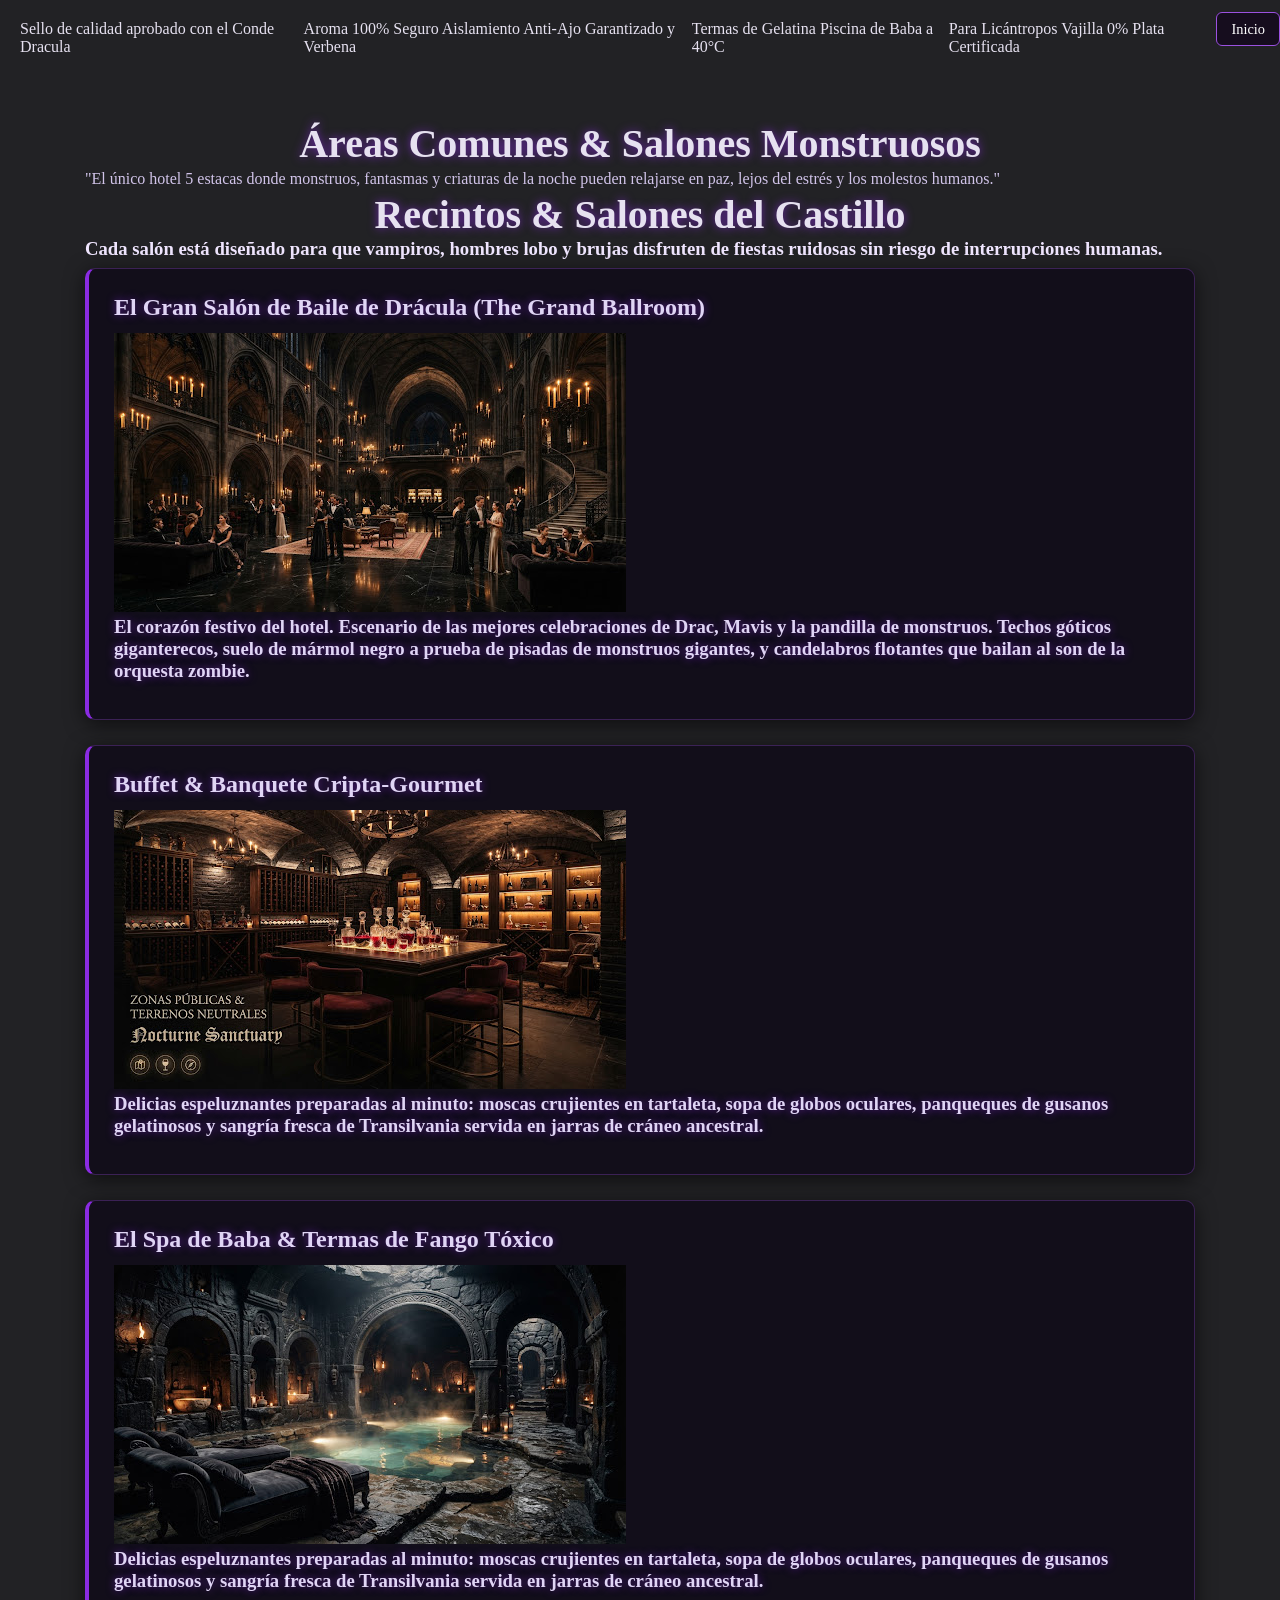
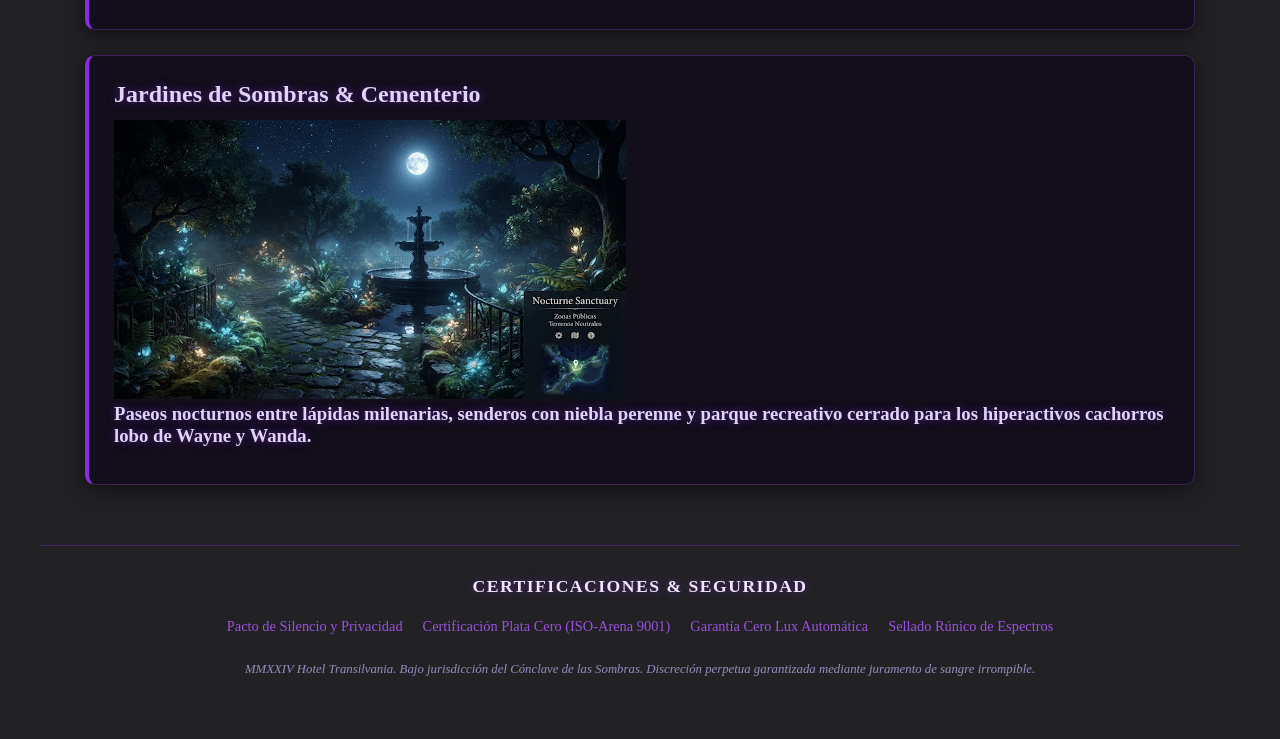
<file: paginas/Categorias Residenciales/ZonaPublica.html>
<!DOCTYPE html>
<html lang="en">
<head>
    <meta charset="UTF-8">
    <meta name="viewport" content="width=device-width, initial-scale=1.0">
    <title>Zona Pública</title>
    <link rel="stylesheet" href="../../css/style.css">
</head>
<body>

    <header>
        <nav>
            <ul>
                <li>Sello de calidad aprobado con el Conde Dracula</li>
                <li>Aroma 100% Seguro Aislamiento Anti-Ajo Garantizado y Verbena</li>
                <li>Termas de Gelatina Piscina de Baba a 40°C</li>
                <li>Para Licántropos Vajilla 0% Plata Certificada</li>
                <li><a href="/index.html">Inicio</a></li>
            </ul>
        </nav>
    </header>
    
<main>
    <h1>Áreas Comunes & Salones Monstruosos</h1>

    <p>"El único hotel 5 estacas donde monstruos, 
        fantasmas y criaturas de la noche pueden relajarse en paz, 
        lejos del estrés y los molestos humanos."</p>
    

    <h1>Recintos & Salones del Castillo</h1>
    <p><h3>Cada salón está diseñado para que vampiros, 
                hombres lobo y brujas disfruten de fiestas ruidosas sin riesgo de interrupciones humanas.</h3></p>
    <section>
        <div>
            <h2>El Gran Salón de Baile de Drácula (The Grand Ballroom)</h2>
            <img src="../../Imagenes/SalonPrincipalBaile.jpg" alt="SalonPrincipalBaile">
            <h3>El corazón festivo del hotel. Escenario de las mejores celebraciones de Drac, 
                Mavis y la pandilla de monstruos. Techos góticos giganterecos, 
                suelo de mármol negro a prueba de pisadas de monstruos gigantes, 
                y candelabros flotantes que bailan al son de la orquesta zombie.</h3>
        </div>
    </section>

    <section>
        <div>
            <h2>Buffet & Banquete Cripta-Gourmet</h2>
            <img src="../../Imagenes/BuffetYBanquete.jpg" alt="BuffetYBanquete">
            <h3>Delicias espeluznantes preparadas al minuto: moscas crujientes en tartaleta, 
                sopa de globos oculares, 
                panqueques de gusanos gelatinosos y sangría fresca de Transilvania servida en jarras de cráneo ancestral.</h3>
        </div>
    </section>

    <section>
        <div>
            <h2>El Spa de Baba & Termas de Fango Tóxico</h2>
            <img src="../../Imagenes/SpaTermas.jpg" alt="SpaYTermas">
            <h3>Delicias espeluznantes preparadas al minuto: moscas crujientes en tartaleta, 
                sopa de globos oculares, 
                panqueques de gusanos gelatinosos y sangría fresca de Transilvania servida en jarras de cráneo ancestral.</h3>
        </div>
    </section>

    <section>
        <div>
            <h2>Jardines de Sombras & Cementerio</h2>
            <img src="../../Imagenes/JardinesCementerios.jpg" alt="JardinesCementerio">
            <h3>Paseos nocturnos entre lápidas milenarias, senderos con niebla perenne 
                y parque recreativo cerrado para los hiperactivos cachorros lobo de Wayne y Wanda.</h3>
        </div>
    </section>
</main>


    <!-- pie de página -->
    <footer>

        <article>

            <h3>CERTIFICACIONES & SEGURIDAD</h3>

            <ul>

                <li>
                    <a href="/paginas/Credenciales Seguridad/PactoSilencioPrivacidad.html">
                        Pacto de Silencio y Privacidad
                    </a>
                </li>

                <li>
                    <a href="/paginas/Credenciales Seguridad/CertificadoPlataCero.html">
                        Certificación Plata Cero (ISO-Arena 9001)
                    </a>
                </li>

                <li>
                    <a href="/paginas/Credenciales Seguridad/GarantiaCeroLuxAutomatica.html">
                        Garantía Cero Lux Automática
                    </a>
                </li>

                <li>
                    <a href="/paginas/Credenciales Seguridad/SelladoRunicoEspectros.html">
                        Sellado Rúnico de Espectros
                    </a>
                </li>

            </ul>

        </article>

        <p>
            MMXXIV Hotel Transilvania. Bajo jurisdicción del Cónclave de las Sombras.
            Discreción perpetua garantizada mediante juramento de sangre irrompible.
        </p>

    </footer>

</body>
</html>
</file>
<file: css/style.css>
@import url(./base/global.css);
@import url(./base/variables.css);
@import url(./base/reset.css);
@import url(./componentes/navegacion.css);
@import url(./componentes/tarjetas.css);
@import url(./componentes/footer.css);
@import url(./componentes/habitaciones.css);
</file>
<file: css/eventos.css>
/* pagina */

html,
body {
    margin: 0;
    padding: 0;

    background: #202126;
    color: #eee5f3;

    font-family: Georgia, serif;
}


/* encabezado */

.header-eventos {
    width: 100%;
    min-height: 70px;

    padding: 12px 5%;
    box-sizing: border-box;

    display: grid;
    grid-template-columns: auto 1fr auto auto;
    align-items: center;

    gap: 25px;

    background: #111116;
    border-bottom: 1px solid #302b36;
}

.header-eventos h1 {
    margin: 0;

    color: #e5c98b;

    font-family: Georgia, serif;
    font-size: 27px;
}

.header-eventos nav ul {
    display: flex;
    justify-content: center;

    gap: 20px;

    margin: 0;
    padding: 0;

    list-style: none;
}

.header-eventos nav a {
    color: #eee5f3;
    text-decoration: none;
}

.header-eventos nav a:hover {
    color: #e5c98b;
}

.header-eventos > a {
    color: #eee5f3;
    text-decoration: none;
}

.header-eventos > a:hover {
    color: #d7adff;
}

.header-eventos button {
    padding: 10px 18px;

    border: none;
    border-radius: 20px;

    background: #8e3150;
    color: white;

    cursor: pointer;
}

.header-eventos button:hover {
    background: #b34c6d;
}


/* presentacion */

.hero-eventos {
    margin: 35px auto;
    padding: 65px 8%;

    max-width: 1100px;
    box-sizing: border-box;

    background: #15151b;

    border: 1px solid #4c4050;
    border-left: 3px solid #8e3150;
    border-radius: 8px;
}

.hero-eventos > p:first-child {
    margin-bottom: 10px;

    color: #cdbb8b;
    font-size: 14px;
}

.hero-eventos h2 {
    margin: 10px 0 18px;

    color: #e5c98b;

    font-family: Georgia, serif;
    font-size: 40px;
}

.hero-eventos p {
    max-width: 750px;

    color: #ddd6df;

    line-height: 1.6;
}

.botones-hero {
    display: flex;
    gap: 12px;

    margin-top: 25px;
}

.botones-hero a {
    padding: 10px 18px;

    border: 1px solid #cdbb8b;
    border-radius: 20px;

    color: #e5c98b;

    text-decoration: none;
}

.botones-hero a:hover {
    background: #cdbb8b;
    color: #17151a;
}


/* eventos */

.seccion-eventos {
    padding: 55px 7%;

    background: #202126;
}

.titulo-eventos {
    margin-bottom: 30px;

    text-align: center;
}

.titulo-eventos p {
    margin-bottom: 5px;

    color: #cdbb8b;
    font-size: 13px;
}

.titulo-eventos h2 {
    margin: 0;

    color: #e5c98b;

    font-family: Georgia, serif;
    font-size: 32px;
}

.grid-eventos {
    display: grid;

    grid-template-columns: repeat(2, 1fr);

    gap: 18px;

    max-width: 1100px;
    margin: auto;
}


/* tarjetas */

.tarjeta-evento {
    overflow: hidden;

    background: #121217;

    border: 1px solid #4c4050;
    border-radius: 7px;
}

.tarjeta-evento:hover {
    border-color: #8e3150;
}

.tarjeta-evento img {
    width: 100%;
    height: 220px;

    display: block;

    object-fit: cover;
}

.contenido-evento {
    padding: 18px;
}

.contenido-evento > p:first-child {
    color: #cdbb8b;
    font-size: 12px;
}

.contenido-evento h3 {
    margin: 10px 0;

    color: #e5c98b;

    font-family: Georgia, serif;
    font-size: 21px;
}

.contenido-evento p {
    color: #d6d0d8;

    line-height: 1.5;
}

.contenido-evento button {
    margin-top: 10px;

    padding: 9px 18px;

    border: none;
    border-radius: 20px;

    background: #8e3150;
    color: white;

    cursor: pointer;
}

.contenido-evento button:hover {
    background: #b34c6d;
}


/* formulario */

.evento-privado {
    padding: 60px 20px;

    background: #202126;

    text-align: center;
}

.evento-privado > p:first-child {
    color: #cdbb8b;
    font-size: 13px;
}

.evento-privado h2 {
    margin: 10px 0;

    color: #e5c98b;

    font-family: Georgia, serif;
    font-size: 32px;
}

.evento-privado > p {
    color: #d6d0d8;
}

.evento-privado form {
    max-width: 600px;

    margin: 30px auto 0;
    padding: 25px;

    box-sizing: border-box;

    background: #121217;

    border: 1px solid #65334b;
    border-radius: 8px;

    text-align: left;
}

.campo-formulario {
    margin-bottom: 18px;
}

.fila-formulario {
    display: grid;

    grid-template-columns: 1fr 1fr;

    gap: 15px;
}

.campo-formulario label {
    display: block;

    margin-bottom: 6px;

    color: #eee5d0;
    font-size: 14px;
}

.campo-formulario input,
.campo-formulario select,
.campo-formulario textarea {
    width: 100%;

    padding: 10px;

    box-sizing: border-box;

    background: #19191f;

    border: 1px solid #514853;
    border-radius: 5px;

    color: #eee5f3;

    font-family: inherit;
}

.campo-formulario input:focus,
.campo-formulario select:focus,
.campo-formulario textarea:focus {
    outline: none;

    border-color: #a45a78;
}

.campo-formulario textarea {
    resize: vertical;
}

.evento-privado form button {
    width: 100%;

    padding: 11px;

    border: none;
    border-radius: 20px;

    background: #8e3150;
    color: white;

    cursor: pointer;
}

.evento-privado form button:hover {
    background: #b34c6d;
}


/* footer */

footer {
    padding: 40px 7%;

    background: #111116;

    border-top: 1px solid #302b36;

    text-align: center;
}

footer h3 {
    margin-bottom: 10px;

    color: #e5c98b;

    font-family: Georgia, serif;
    font-size: 24px;
}

footer p {
    color: #c9c3cb;

    line-height: 1.5;
}

footer ul {
    display: flex;
    justify-content: center;

    gap: 25px;

    margin: 20px 0;
    padding: 0;

    list-style: none;
}

footer a {
    color: #d4ccd6;

    text-decoration: none;
}

footer a:hover {
    color: #d7adff;
}


/* responsive */

@media (max-width: 900px) {

    .header-eventos {
        grid-template-columns: 1fr;

        justify-items: center;
    }

    .header-eventos nav ul {
        flex-wrap: wrap;
    }

    .grid-eventos {
        grid-template-columns: 1fr;
    }
}

@media (max-width: 600px) {

    .hero-eventos h2 {
        font-size: 30px;
    }

    .fila-formulario {
        grid-template-columns: 1fr;
    }

    .botones-hero {
        flex-direction: column;
    }

    .botones-hero a {
        text-align: center;
    }

    footer ul {
        flex-direction: column;
        gap: 10px;
    }
}
</file>
